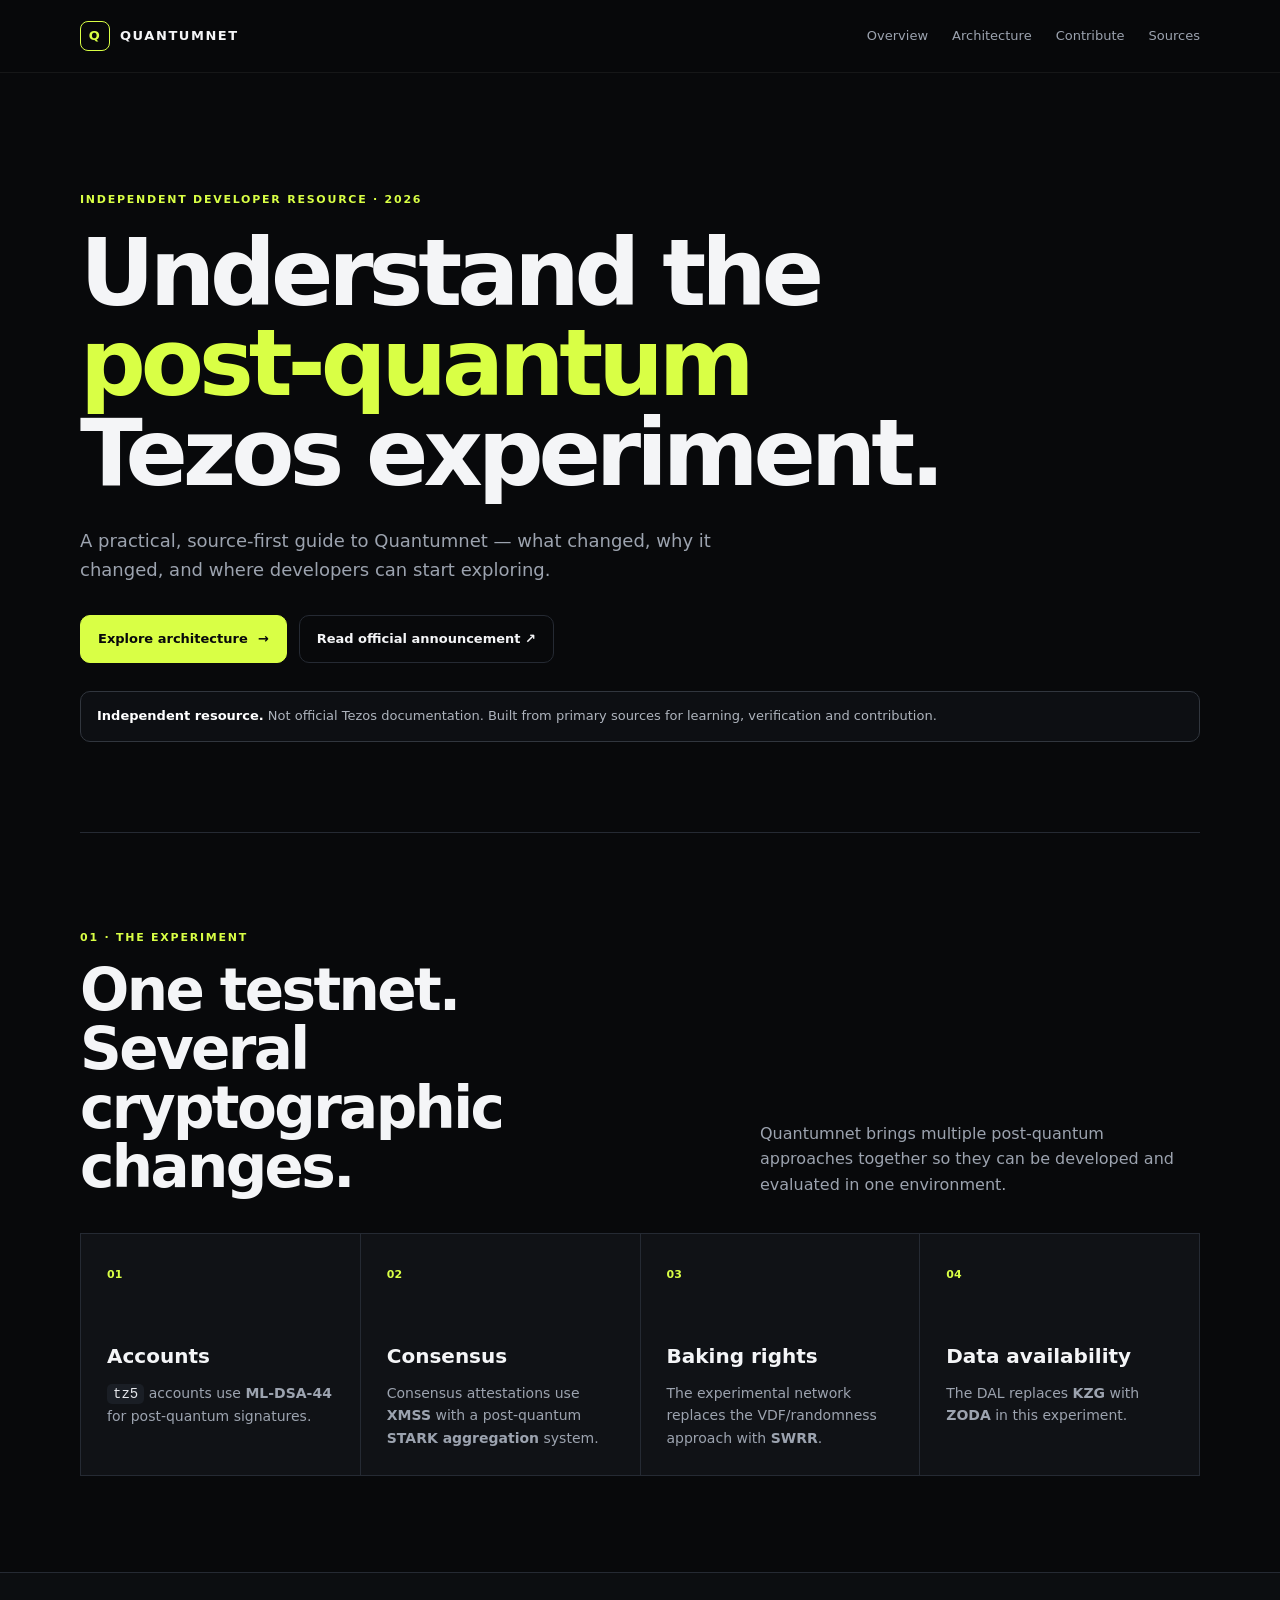
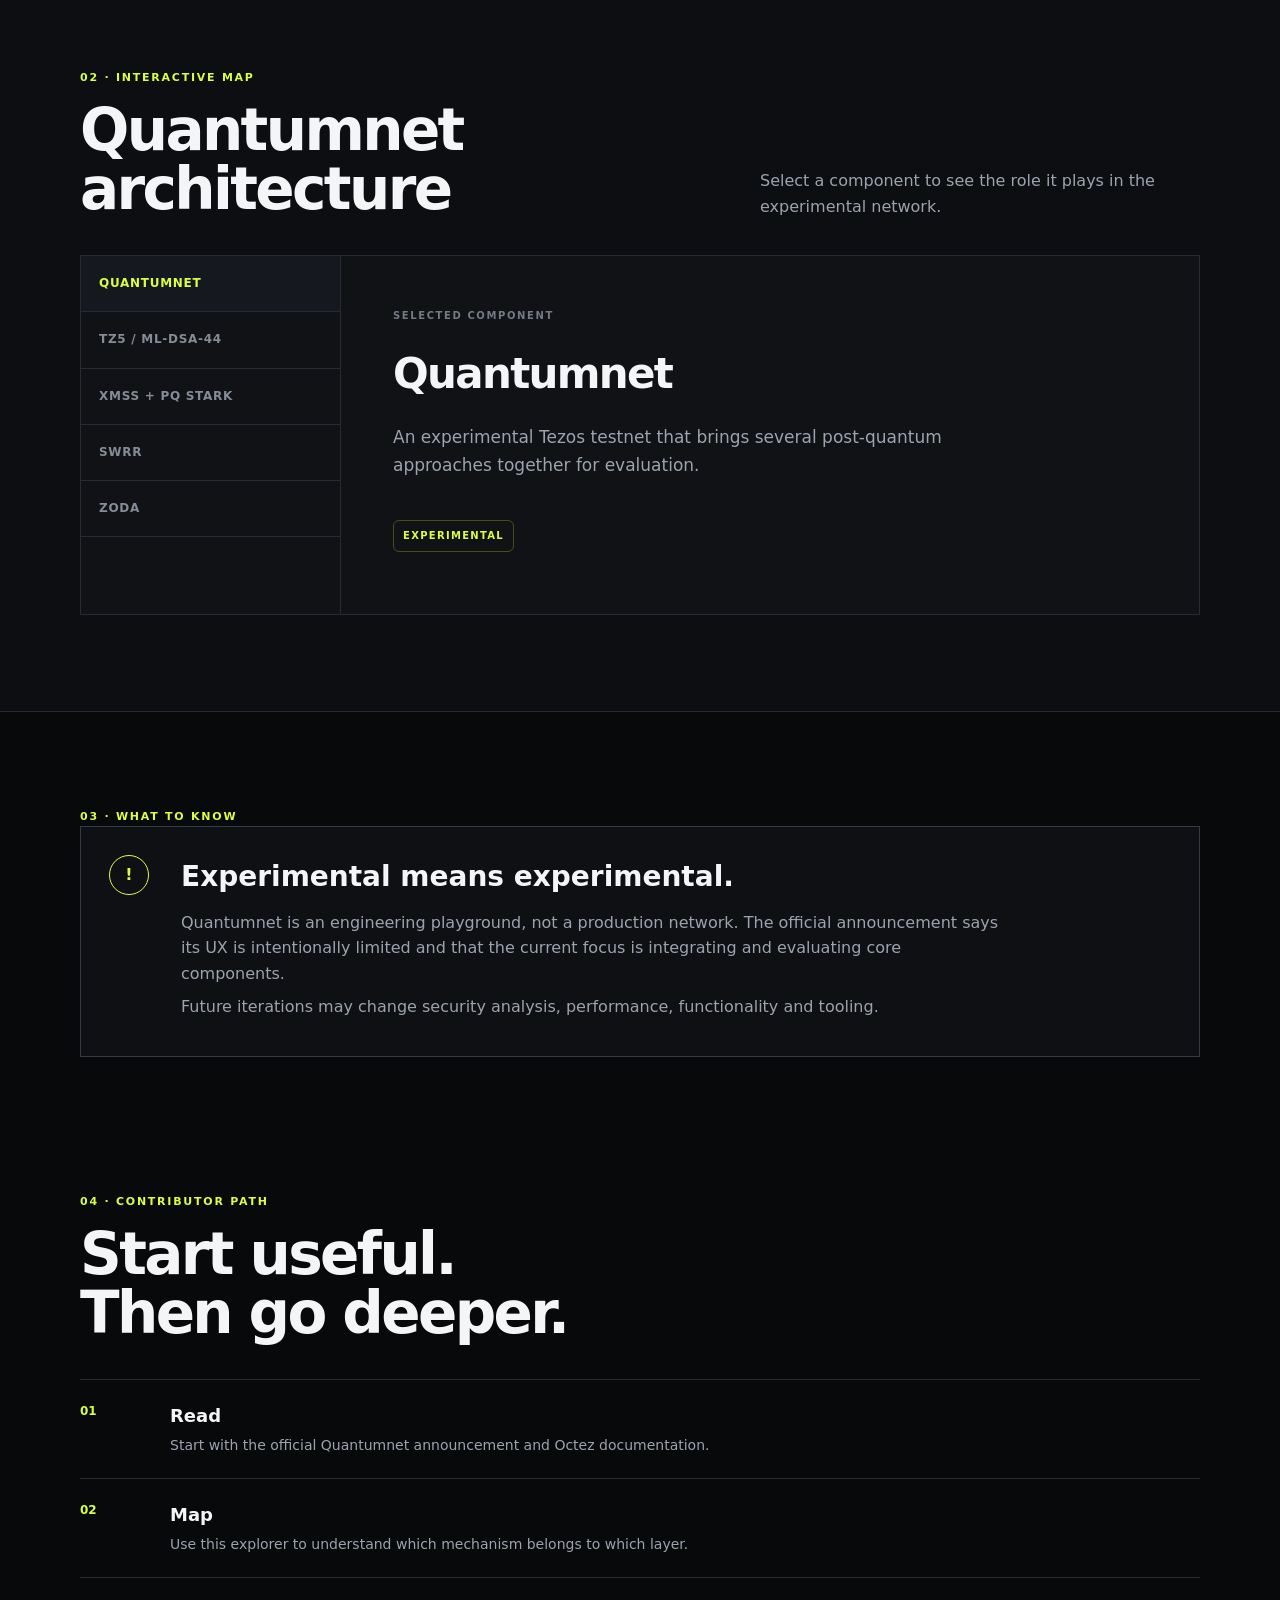
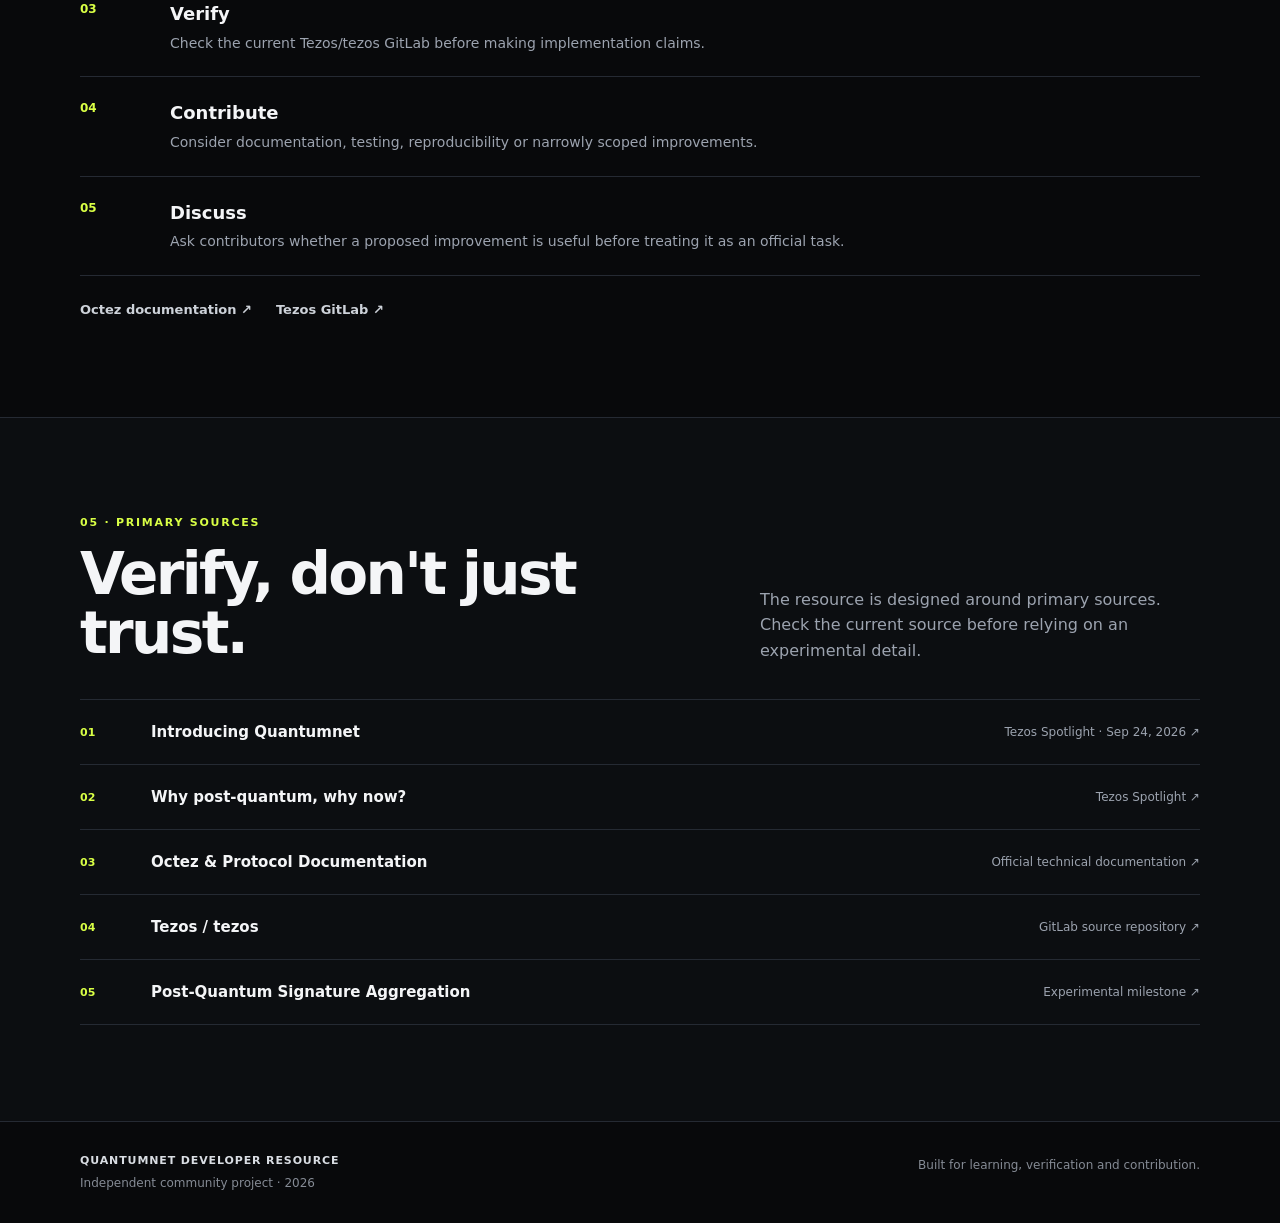
<file: index.html>
<!doctype html>
<html lang="en">
<head>
  <meta charset="utf-8">
  <meta name="viewport" content="width=device-width, initial-scale=1">
  <meta name="theme-color" content="#09090b">
  <meta name="description" content="An independent, source-first developer resource for understanding Tezos Quantumnet and its experimental post-quantum architecture.">
  <meta property="og:title" content="Quantumnet Developer Resource">
  <meta property="og:description" content="Understand the post-quantum Tezos experiment.">
  <meta property="og:type" content="website">
  <meta property="og:url" content="https://holuseyix.github.io/-quantumnet-developer-resource/">
  <title>Quantumnet Developer Resource</title>
  <link rel="canonical" href="https://holuseyix.github.io/-quantumnet-developer-resource/">
  <link rel="stylesheet" href="styles.css">
</head>
<body>
  <a class="skip-link" href="#main">Skip to content</a>

  <header class="site-header">
    <div class="container nav">
      <a class="brand" href="#top" aria-label="Quantumnet Developer Resource home">
        <span class="brand-mark">Q</span>
        <span>QUANTUMNET</span>
      </a>
      <nav aria-label="Primary navigation">
        <a href="#overview">Overview</a>
        <a href="#architecture">Architecture</a>
        <a href="#contribute">Contribute</a>
        <a href="#sources">Sources</a>
      </nav>
    </div>
  </header>

  <main id="main">
    <section class="hero container" id="top">
      <div class="eyebrow">INDEPENDENT DEVELOPER RESOURCE · 2026</div>
      <h1>Understand the<br><span>post-quantum</span> Tezos experiment.</h1>
      <p class="hero-copy">A practical, source-first guide to Quantumnet — what changed, why it changed, and where developers can start exploring.</p>
      <div class="hero-actions">
        <a class="button primary" href="#architecture">Explore architecture <span>→</span></a>
        <a class="button secondary" href="https://spotlight.tezos.com/introducing-quantumnet/" target="_blank" rel="noopener noreferrer">Read official announcement ↗</a>
      </div>
      <div class="notice"><strong>Independent resource.</strong> Not official Tezos documentation. Built from primary sources for learning, verification and contribution.</div>
    </section>

    <section class="container section" id="overview">
      <div class="section-kicker">01 · THE EXPERIMENT</div>
      <div class="section-heading">
        <h2>One testnet.<br>Several cryptographic changes.</h2>
        <p>Quantumnet brings multiple post-quantum approaches together so they can be developed and evaluated in one environment.</p>
      </div>

      <div class="cards">
        <article class="card">
          <span class="num">01</span>
          <h3>Accounts</h3>
          <p><code>tz5</code> accounts use <strong>ML-DSA-44</strong> for post-quantum signatures.</p>
        </article>
        <article class="card">
          <span class="num">02</span>
          <h3>Consensus</h3>
          <p>Consensus attestations use <strong>XMSS</strong> with a post-quantum <strong>STARK aggregation</strong> system.</p>
        </article>
        <article class="card">
          <span class="num">03</span>
          <h3>Baking rights</h3>
          <p>The experimental network replaces the VDF/randomness approach with <strong>SWRR</strong>.</p>
        </article>
        <article class="card">
          <span class="num">04</span>
          <h3>Data availability</h3>
          <p>The DAL replaces <strong>KZG</strong> with <strong>ZODA</strong> in this experiment.</p>
        </article>
      </div>
    </section>

    <section class="architecture section" id="architecture">
      <div class="container">
        <div class="section-kicker">02 · INTERACTIVE MAP</div>
        <div class="section-heading">
          <h2>Quantumnet architecture</h2>
          <p>Select a component to see the role it plays in the experimental network.</p>
        </div>

        <div class="explorer">
          <div class="explorer-nav" role="tablist" aria-label="Quantumnet components">
            <button class="tab active" role="tab" aria-selected="true" data-key="quantumnet">QUANTUMNET</button>
            <button class="tab" role="tab" aria-selected="false" data-key="accounts">TZ5 / ML-DSA-44</button>
            <button class="tab" role="tab" aria-selected="false" data-key="consensus">XMSS + PQ STARK</button>
            <button class="tab" role="tab" aria-selected="false" data-key="baking">SWRR</button>
            <button class="tab" role="tab" aria-selected="false" data-key="dal">ZODA</button>
          </div>

          <div class="explorer-panel" aria-live="polite">
            <div class="panel-label">SELECTED COMPONENT</div>
            <h3 id="panel-title">Quantumnet</h3>
            <p id="panel-copy">An experimental Tezos testnet that brings several post-quantum approaches together for evaluation.</p>
            <div class="panel-meta" id="panel-meta">EXPERIMENTAL</div>
          </div>
        </div>
      </div>
    </section>

    <section class="container section compact">
      <div class="section-kicker">03 · WHAT TO KNOW</div>
      <div class="warning">
        <div class="warning-icon">!</div>
        <div>
          <h2>Experimental means experimental.</h2>
          <p>Quantumnet is an engineering playground, not a production network. The official announcement says its UX is intentionally limited and that the current focus is integrating and evaluating core components.</p>
          <p>Future iterations may change security analysis, performance, functionality and tooling.</p>
        </div>
      </div>
    </section>

    <section class="container section" id="contribute">
      <div class="section-kicker">04 · CONTRIBUTOR PATH</div>
      <div class="section-heading">
        <h2>Start useful.<br>Then go deeper.</h2>
      </div>
      <div class="steps">
        <div class="step"><span>01</span><div><h3>Read</h3><p>Start with the official Quantumnet announcement and Octez documentation.</p></div></div>
        <div class="step"><span>02</span><div><h3>Map</h3><p>Use this explorer to understand which mechanism belongs to which layer.</p></div></div>
        <div class="step"><span>03</span><div><h3>Verify</h3><p>Check the current Tezos/tezos GitLab before making implementation claims.</p></div></div>
        <div class="step"><span>04</span><div><h3>Contribute</h3><p>Consider documentation, testing, reproducibility or narrowly scoped improvements.</p></div></div>
        <div class="step"><span>05</span><div><h3>Discuss</h3><p>Ask contributors whether a proposed improvement is useful before treating it as an official task.</p></div></div>
      </div>
      <div class="links-row">
        <a href="https://octez.tezos.com/" target="_blank" rel="noopener noreferrer">Octez documentation ↗</a>
        <a href="https://gitlab.com/tezos/tezos" target="_blank" rel="noopener noreferrer">Tezos GitLab ↗</a>
      </div>
    </section>

    <section class="sources section" id="sources">
      <div class="container">
        <div class="section-kicker">05 · PRIMARY SOURCES</div>
        <div class="section-heading">
          <h2>Verify, don't just trust.</h2>
          <p>The resource is designed around primary sources. Check the current source before relying on an experimental detail.</p>
        </div>
        <div class="source-list">
          <a href="https://spotlight.tezos.com/introducing-quantumnet/" target="_blank" rel="noopener noreferrer"><span>01</span><strong>Introducing Quantumnet</strong><small>Tezos Spotlight · Sep 24, 2026 ↗</small></a>
          <a href="https://spotlight.tezos.com/why-post-quantum-why-now/" target="_blank" rel="noopener noreferrer"><span>02</span><strong>Why post-quantum, why now?</strong><small>Tezos Spotlight ↗</small></a>
          <a href="https://octez.tezos.com/" target="_blank" rel="noopener noreferrer"><span>03</span><strong>Octez &amp; Protocol Documentation</strong><small>Official technical documentation ↗</small></a>
          <a href="https://gitlab.com/tezos/tezos" target="_blank" rel="noopener noreferrer"><span>04</span><strong>Tezos / tezos</strong><small>GitLab source repository ↗</small></a>
          <a href="https://gitlab.com/tezos/tezos/-/milestones/498" target="_blank" rel="noopener noreferrer"><span>05</span><strong>Post-Quantum Signature Aggregation</strong><small>Experimental milestone ↗</small></a>
        </div>
      </div>
    </section>
  </main>

  <footer class="footer">
    <div class="container footer-inner">
      <div><strong>QUANTUMNET DEVELOPER RESOURCE</strong><span>Independent community project · 2026</span></div>
      <span>Built for learning, verification and contribution.</span>
    </div>
  </footer>

  <script src="app.js"></script>
</body>
</html>
</file>
<file: styles.css>
*{box-sizing:border-box}
:root{--bg:#08090b;--panel:#101216;--panel2:#14171c;--text:#f4f5f7;--muted:#9ca3af;--line:#252a33;--accent:#d9ff45;--accent2:#b7df24;--max:1120px}
html{scroll-behavior:smooth}
body{margin:0;background:var(--bg);color:var(--text);font-family:Inter,ui-sans-serif,system-ui,-apple-system,BlinkMacSystemFont,"Segoe UI",sans-serif;line-height:1.6}
a{color:inherit;text-decoration:none}
button{font:inherit}
.container{width:min(calc(100% - 40px),var(--max));margin-inline:auto}
.skip-link{position:absolute;left:16px;top:-100px;background:var(--accent);color:#09090b;padding:10px 14px;border-radius:8px;font-weight:800;z-index:100}
.skip-link:focus{top:16px}
.site-header{position:sticky;top:0;z-index:50;background:rgba(8,9,11,.84);backdrop-filter:blur(16px);border-bottom:1px solid rgba(255,255,255,.06)}
.nav{height:72px;display:flex;align-items:center;justify-content:space-between}
.brand{display:flex;align-items:center;gap:10px;font-size:13px;font-weight:900;letter-spacing:.12em}
.brand-mark{display:grid;place-items:center;width:30px;height:30px;border:1px solid var(--accent);color:var(--accent);border-radius:8px}
.nav nav{display:flex;gap:24px;font-size:13px;color:var(--muted)}
.nav nav a:hover,.links-row a:hover{color:var(--accent)}
.hero{padding:118px 0 90px;border-bottom:1px solid var(--line)}
.eyebrow,.section-kicker{font-size:11px;letter-spacing:.16em;font-weight:900;color:var(--accent)}
.hero h1{font-size:clamp(48px,8vw,92px);line-height:.98;letter-spacing:-.055em;margin:20px 0 28px;max-width:900px}
.hero h1 span{color:var(--accent)}
.hero-copy{max-width:700px;color:var(--muted);font-size:18px;margin:0 0 30px}
.hero-actions{display:flex;gap:12px;flex-wrap:wrap}
.button{display:inline-flex;align-items:center;gap:10px;padding:13px 17px;border:1px solid var(--line);border-radius:10px;font-size:13px;font-weight:800}
.button.primary{background:var(--accent);border-color:var(--accent);color:#08090b}
.button.secondary:hover{border-color:#4b515c}
.notice{margin-top:28px;border:1px solid #31363e;background:#0d0f13;padding:14px 16px;border-radius:10px;color:#aeb4bd;font-size:13px}
.notice strong{color:#fff}
.section{padding:96px 0}
.section-heading{display:flex;justify-content:space-between;gap:40px;align-items:end;margin:14px 0 36px}
.section-heading h2{font-size:clamp(34px,5vw,58px);line-height:1.02;letter-spacing:-.045em;margin:0}
.section-heading p{max-width:440px;color:var(--muted);margin:0}
.cards{display:grid;grid-template-columns:repeat(4,1fr);gap:1px;background:var(--line);border:1px solid var(--line)}
.card{background:var(--panel);padding:26px;min-height:230px}
.card .num{font-size:11px;color:var(--accent);font-weight:900}
.card h3{font-size:20px;margin:54px 0 10px}
.card p{color:var(--muted);font-size:14px;margin:0}
code{color:#e5e7eb;background:#1a1e25;padding:2px 6px;border-radius:5px}
.architecture{background:#0c0e11;border-block:1px solid var(--line)}
.explorer{display:grid;grid-template-columns:260px 1fr;min-height:360px;border:1px solid var(--line);background:var(--panel)}
.explorer-nav{display:flex;flex-direction:column;border-right:1px solid var(--line)}
.tab{background:transparent;color:#858c97;border:0;border-bottom:1px solid var(--line);padding:18px;text-align:left;font-size:12px;font-weight:900;letter-spacing:.06em;cursor:pointer}
.tab:hover{color:#fff;background:#14171c}
.tab.active{color:var(--accent);background:#15191f}
.explorer-panel{padding:52px}
.panel-label{font-size:10px;letter-spacing:.16em;color:#737a85;font-weight:900}
.explorer-panel h3{font-size:42px;letter-spacing:-.04em;margin:16px 0}
.explorer-panel p{color:var(--muted);max-width:620px;font-size:17px}
.panel-meta{display:inline-block;margin-top:24px;border:1px solid #435018;color:var(--accent);font-size:10px;font-weight:900;letter-spacing:.13em;padding:7px 9px;border-radius:6px}
.compact{padding-bottom:40px}
.warning{display:grid;grid-template-columns:52px 1fr;gap:20px;border:1px solid #353b45;background:#0e1014;padding:28px}
.warning-icon{width:40px;height:40px;display:grid;place-items:center;border:1px solid var(--accent);color:var(--accent);border-radius:50%;font-weight:900}
.warning h2{margin:0 0 10px;font-size:28px}
.warning p{margin:8px 0;color:var(--muted);max-width:820px}
.steps{border-top:1px solid var(--line)}
.step{display:grid;grid-template-columns:70px 1fr;gap:20px;padding:22px 0;border-bottom:1px solid var(--line)}
.step>span{color:var(--accent);font-size:12px;font-weight:900}
.step h3{margin:0 0 3px;font-size:18px}
.step p{margin:0;color:var(--muted);font-size:14px}
.links-row{display:flex;gap:24px;margin-top:24px;font-size:13px;font-weight:800}
.links-row a{color:#cdd2d9}
.sources{background:#0c0e11;border-top:1px solid var(--line)}
.source-list{border-top:1px solid var(--line)}
.source-list a{display:grid;grid-template-columns:55px 1fr auto;gap:16px;align-items:center;padding:20px 0;border-bottom:1px solid var(--line)}
.source-list a:hover strong{color:var(--accent)}
.source-list span{color:var(--accent);font-size:11px;font-weight:900}
.source-list strong{font-size:15px}
.source-list small{color:var(--muted);font-size:12px}
.footer{border-top:1px solid var(--line);padding:30px 0;color:#858b95;font-size:12px}
.footer-inner{display:flex;justify-content:space-between;gap:20px}
.footer strong{display:block;color:#d9dde3;letter-spacing:.08em;font-size:11px}
.footer span{display:block;margin-top:4px}
@media(max-width:850px){.cards{grid-template-columns:repeat(2,1fr)}.section-heading{display:block}.section-heading p{margin-top:16px}.explorer{grid-template-columns:1fr}.explorer-nav{border-right:0;border-bottom:1px solid var(--line);display:grid;grid-template-columns:repeat(2,1fr)}.tab{border-right:1px solid var(--line)}.explorer-panel{padding:34px}.nav nav{gap:12px}.nav{height:64px}}
@media(max-width:600px){.container{width:min(calc(100% - 28px),var(--max))}.hero{padding:82px 0 60px}.hero h1{font-size:52px}.hero-copy{font-size:16px}.cards{grid-template-columns:1fr}.card{min-height:190px}.card h3{margin-top:35px}.section{padding:68px 0}.explorer-nav{grid-template-columns:1fr}.tab{border-right:0}.source-list a{grid-template-columns:38px 1fr}.source-list small{grid-column:2}.footer-inner{display:block}.footer-inner>span{margin-top:18px}.nav nav a:nth-child(2),.nav nav a:nth-child(3){display:none}.warning{grid-template-columns:1fr}.links-row{flex-direction:column;gap:12px}}
</file>
